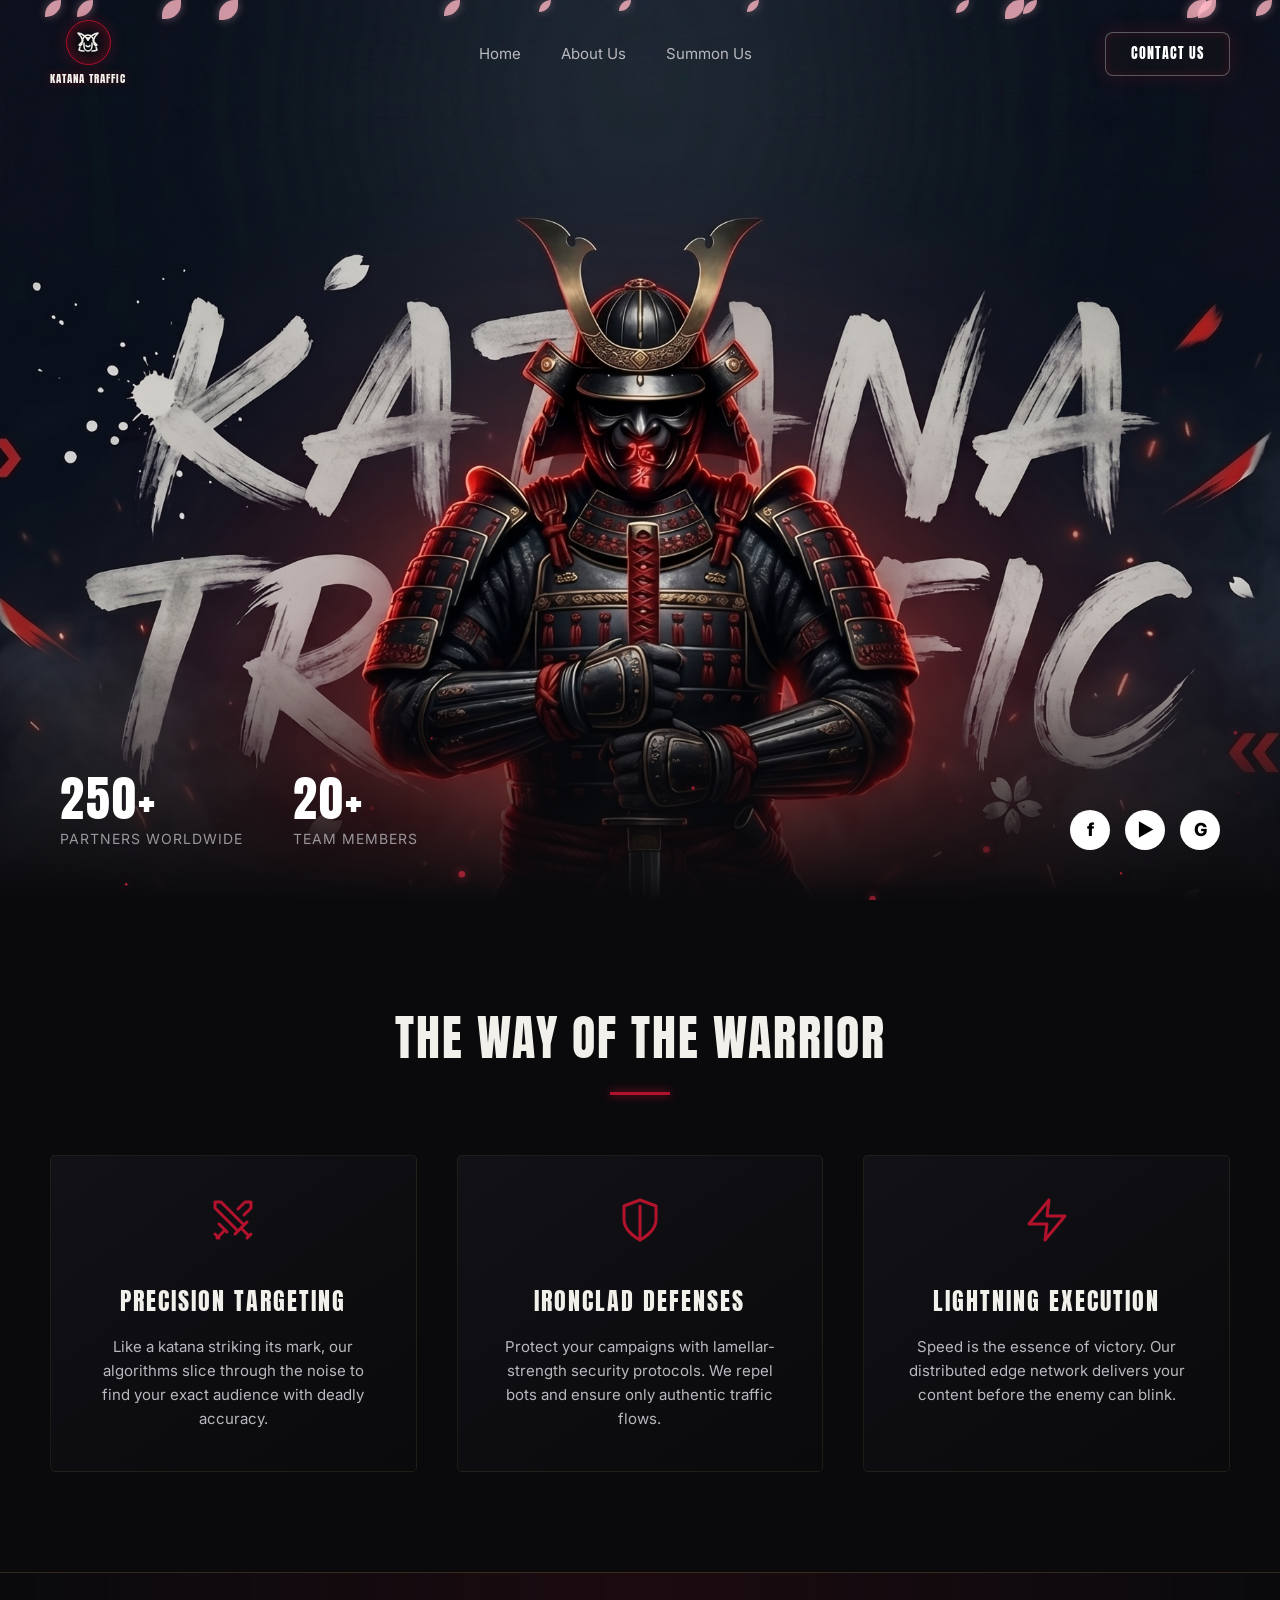
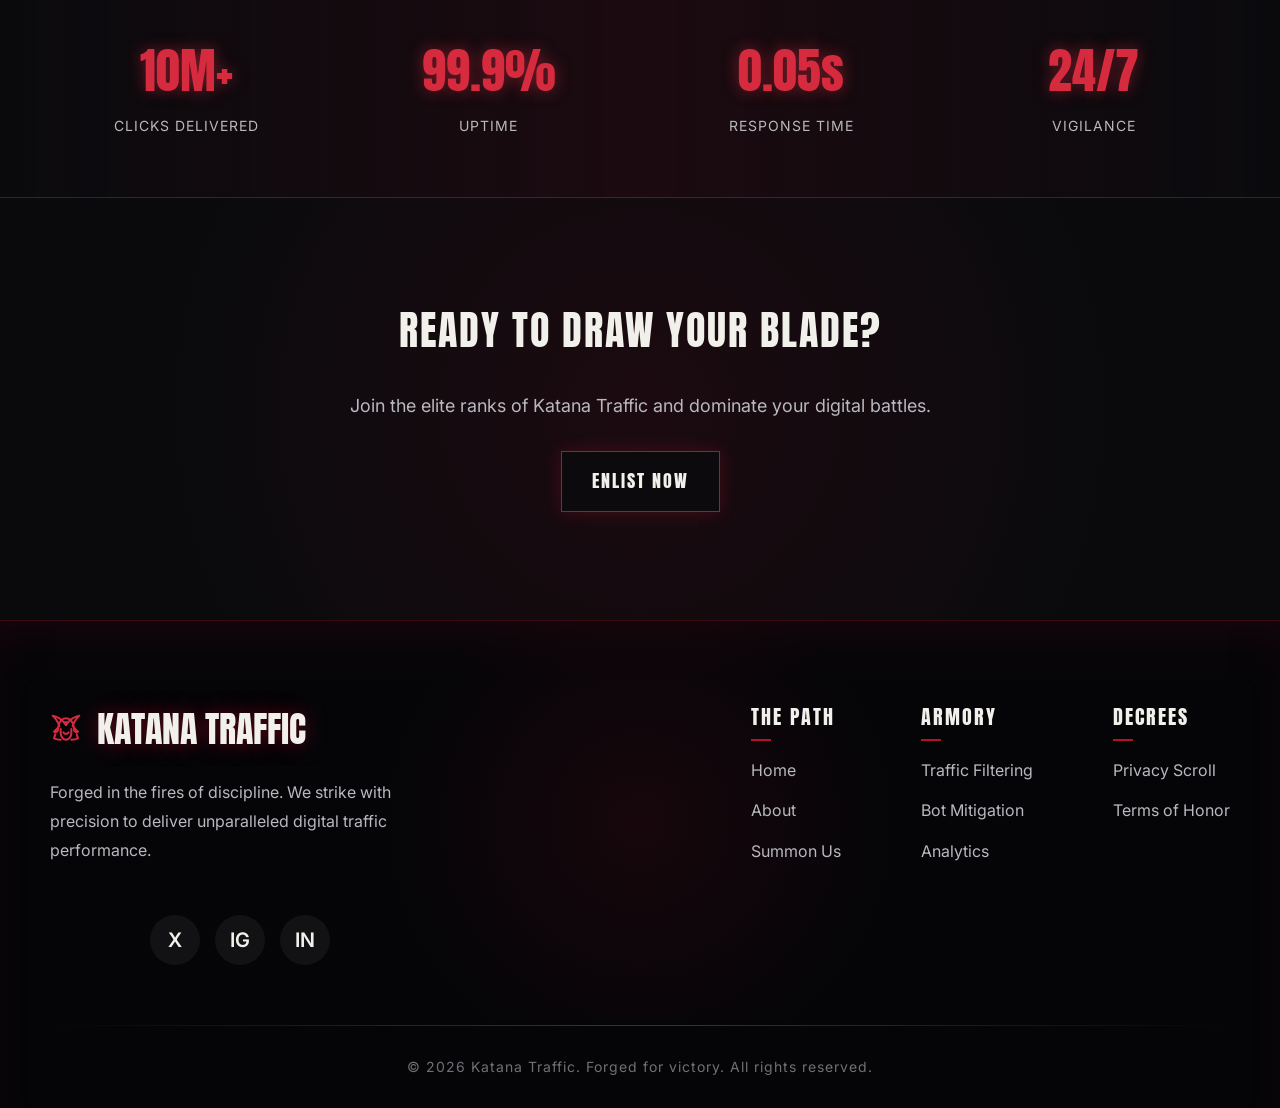
<file: KATANA TRAFFIC/index.html>
<!DOCTYPE html>
<html lang="en">
<head>
    <meta charset="UTF-8">
    <meta name="viewport" content="width=device-width, initial-scale=1.0">
    <title>Katana Traffic | Master Your Flow</title>
    <meta name="description" content="Katana Traffic provides elite digital flow management and optimization solutions.">
    <link rel="stylesheet" href="style.css">
</head>
<body>
    <div class="petals-container"></div>

    <nav class="navbar">
        <a href="index.html" class="logo stacked">
            <div class="logo-icon">
                <svg viewBox="0 0 24 24" xmlns="http://www.w3.org/2000/svg" fill="none" stroke="currentColor" stroke-width="1.5" stroke-linecap="round" stroke-linejoin="round">
                    <path d="M6 12c0-5 3-8 6-8s6 3 6 8" />
                    <path d="M8 12v3c0 3 2 5 4 5s4-2 4-5v-3" />
                    <path d="M10 14.5l1 1h2l1-1" />
                    <path d="M12 9Q8 3 2 2q4 4 5 8" />
                    <path d="M12 9q4-6 10-7q-4 4-5 8" />
                    <path d="M12 9l-1-2h2z" />
                    <path d="M6 11l-3 3c1 1 2.5 0 3-1" />
                    <path d="M18 11l3 3c-1 1-2.5 0-3-1" />
                    <path d="M4 16l-1 3c2 1 3.5 1 5 1" />
                    <path d="M20 16l1 3c-2 1-3.5 1-5 1" />
                </svg>
            </div>
            <span>KATANA TRAFFIC</span>
        </a>
        <ul class="nav-links">
            <li><a href="index.html">Home</a></li>
            <li><a href="about.html">About Us</a></li>
            <li><a href="contact.html">Summon Us</a></li>
        </ul>
        <div class="nav-contact">
            <a href="contact.html" class="btn-outline-glow">CONTACT US</a>
        </div>
    </nav>

    <header class="hero">
        <div class="hero-bg"></div>
        <div class="hero-overlay"></div>
        <canvas id="embers-canvas"></canvas>
        <div class="smoke-layer"></div>
        
        <div class="hero-footer">
            <div class="hero-stats">
                <div class="stat-item">
                    <h3>250+</h3>
                    <p>Partners Worldwide</p>
                </div>
                <div class="stat-item">
                    <h3>20+</h3>
                    <p>Team Members</p>
                </div>
            </div>
            
            <div class="hero-social">
                <a href="#" class="social-circle">f</a>
                <a href="#" class="social-circle">▶</a>
                <a href="#" class="social-circle">G</a>
            </div>
        </div>
    </header>

    <main>
        <section class="section">
            <h2 class="section-title reveal">The Way of the Warrior</h2>
            <div class="features-grid">
                <div class="feature-card reveal">
                    <div class="feature-icon">
                        <svg xmlns="http://www.w3.org/2000/svg" width="48" height="48" viewBox="0 0 24 24" fill="none" stroke="currentColor" stroke-width="1.5" stroke-linecap="round" stroke-linejoin="round">
                            <polyline points="14.5 17.5 3 6 3 3 6 3 17.5 14.5" />
                            <line x1="13" y1="19" x2="19" y2="13" />
                            <line x1="16" y1="16" x2="20" y2="20" />
                            <line x1="19" y1="21" x2="21" y2="19" />
                            <polyline points="14.5 6.5 18 3 21 3 21 6 17.5 9.5" />
                            <line x1="5" y1="14" x2="9" y2="18" />
                            <line x1="8" y1="17" x2="4" y2="21" />
                            <line x1="3" y1="19" x2="5" y2="21" />
                        </svg>
                    </div>
                    <h3 class="feature-title">Precision Targeting</h3>
                    <p class="feature-desc">Like a katana striking its mark, our algorithms slice through the noise to find your exact audience with deadly accuracy.</p>
                </div>
                <div class="feature-card reveal" style="transition-delay: 0.1s;">
                    <div class="feature-icon">
                        <svg xmlns="http://www.w3.org/2000/svg" width="48" height="48" viewBox="0 0 24 24" fill="none" stroke="currentColor" stroke-width="1.5" stroke-linecap="round" stroke-linejoin="round">
                            <path d="M12 22s8-4 8-10V5l-8-3-8 3v7c0 6 8 10 8 10z"/>
                            <path d="M12 22V5"/>
                        </svg>
                    </div>
                    <h3 class="feature-title">Ironclad Defenses</h3>
                    <p class="feature-desc">Protect your campaigns with lamellar-strength security protocols. We repel bots and ensure only authentic traffic flows.</p>
                </div>
                <div class="feature-card reveal" style="transition-delay: 0.2s;">
                    <div class="feature-icon">
                        <svg xmlns="http://www.w3.org/2000/svg" width="48" height="48" viewBox="0 0 24 24" fill="none" stroke="currentColor" stroke-width="1.5" stroke-linecap="round" stroke-linejoin="round">
                            <polygon points="13 2 3 14 12 14 11 22 21 10 12 10 13 2"/>
                        </svg>
                    </div>
                    <h3 class="feature-title">Lightning Execution</h3>
                    <p class="feature-desc">Speed is the essence of victory. Our distributed edge network delivers your content before the enemy can blink.</p>
                </div>
            </div>
        </section>

        <section class="stats-strip reveal">
            <div class="stats-grid">
                <div>
                    <div class="stat-number">10M+</div>
                    <div class="stat-label">Clicks Delivered</div>
                </div>
                <div>
                    <div class="stat-number">99.9%</div>
                    <div class="stat-label">Uptime</div>
                </div>
                <div>
                    <div class="stat-number">0.05s</div>
                    <div class="stat-label">Response Time</div>
                </div>
                <div>
                    <div class="stat-number">24/7</div>
                    <div class="stat-label">Vigilance</div>
                </div>
            </div>
        </section>

        <section class="cta-band reveal">
            <h2>Ready to Draw Your Blade?</h2>
            <p style="color: var(--text-secondary); margin-bottom: 30px; font-size: 18px;">Join the elite ranks of Katana Traffic and dominate your digital battles.</p>
            <a href="contact.html" class="btn">Enlist Now</a>
        </section>
    </main>

    <footer class="innovative-footer">
        <div class="footer-glow"></div>
        <div class="footer-content">
            <div class="footer-brand">
                <div class="footer-logo">
                    <svg viewBox="0 0 24 24" xmlns="http://www.w3.org/2000/svg" fill="none" stroke="currentColor" stroke-width="1.5" stroke-linecap="round" stroke-linejoin="round" width="32" height="32" style="margin-right: 15px; color: var(--accent-red-bright);">
                        <path d="M6 12c0-5 3-8 6-8s6 3 6 8" />
                        <path d="M8 12v3c0 3 2 5 4 5s4-2 4-5v-3" />
                        <path d="M10 14.5l1 1h2l1-1" />
                        <path d="M12 9Q8 3 2 2q4 4 5 8" />
                        <path d="M12 9q4-6 10-7q-4 4-5 8" />
                        <path d="M12 9l-1-2h2z" />
                        <path d="M6 11l-3 3c1 1 2.5 0 3-1" />
                        <path d="M18 11l3 3c-1 1-2.5 0-3-1" />
                        <path d="M4 16l-1 3c2 1 3.5 1 5 1" />
                        <path d="M20 16l1 3c-2 1-3.5 1-5 1" />
                    </svg>
                    KATANA TRAFFIC
                </div>
                <p class="footer-desc">
                    Forged in the fires of discipline. We strike with precision to deliver unparalleled digital traffic performance.
                </p>
                <div class="social-links">
                    <a href="#" class="social-icon">X</a>
                    <a href="#" class="social-icon">IG</a>
                    <a href="#" class="social-icon">IN</a>
                </div>
            </div>
            
            <div class="footer-nav-grid">
                <div class="footer-col">
                    <h4>The Path</h4>
                    <ul>
                        <li><a href="index.html">Home</a></li>
                        <li><a href="about.html">About</a></li>
                        <li><a href="contact.html">Summon Us</a></li>
                    </ul>
                </div>
                <div class="footer-col">
                    <h4>Armory</h4>
                    <ul>
                        <li><a href="#">Traffic Filtering</a></li>
                        <li><a href="#">Bot Mitigation</a></li>
                        <li><a href="#">Analytics</a></li>
                    </ul>
                </div>
                <div class="footer-col">
                    <h4>Decrees</h4>
                    <ul>
                        <li><a href="#">Privacy Scroll</a></li>
                        <li><a href="#">Terms of Honor</a></li>
                    </ul>
                </div>
            </div>
        </div>
        <div class="footer-bottom">
            <div class="footer-divider"></div>
            <div class="copyright">
                &copy; 2026 Katana Traffic. Forged for victory. All rights reserved.
            </div>
        </div>
    </footer>

    <script src="script.js"></script>
</body>
</html>
</file>
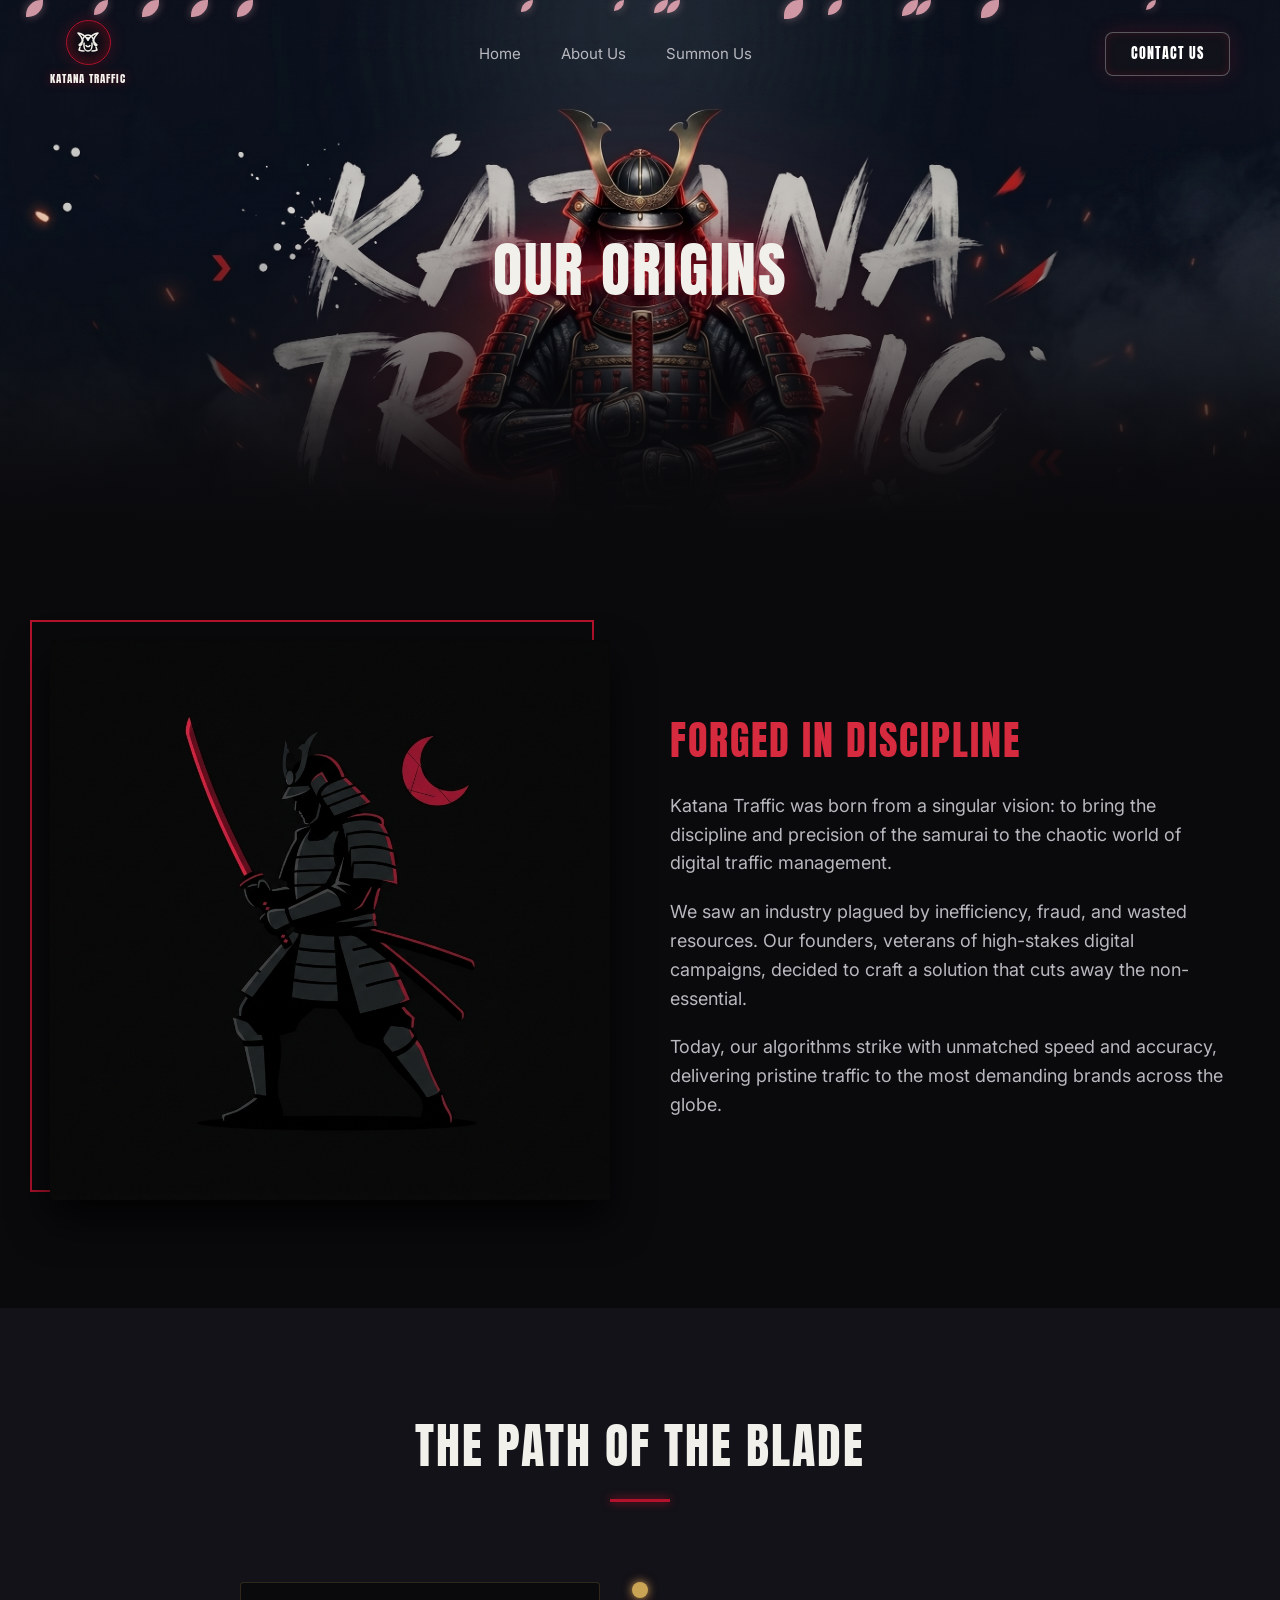
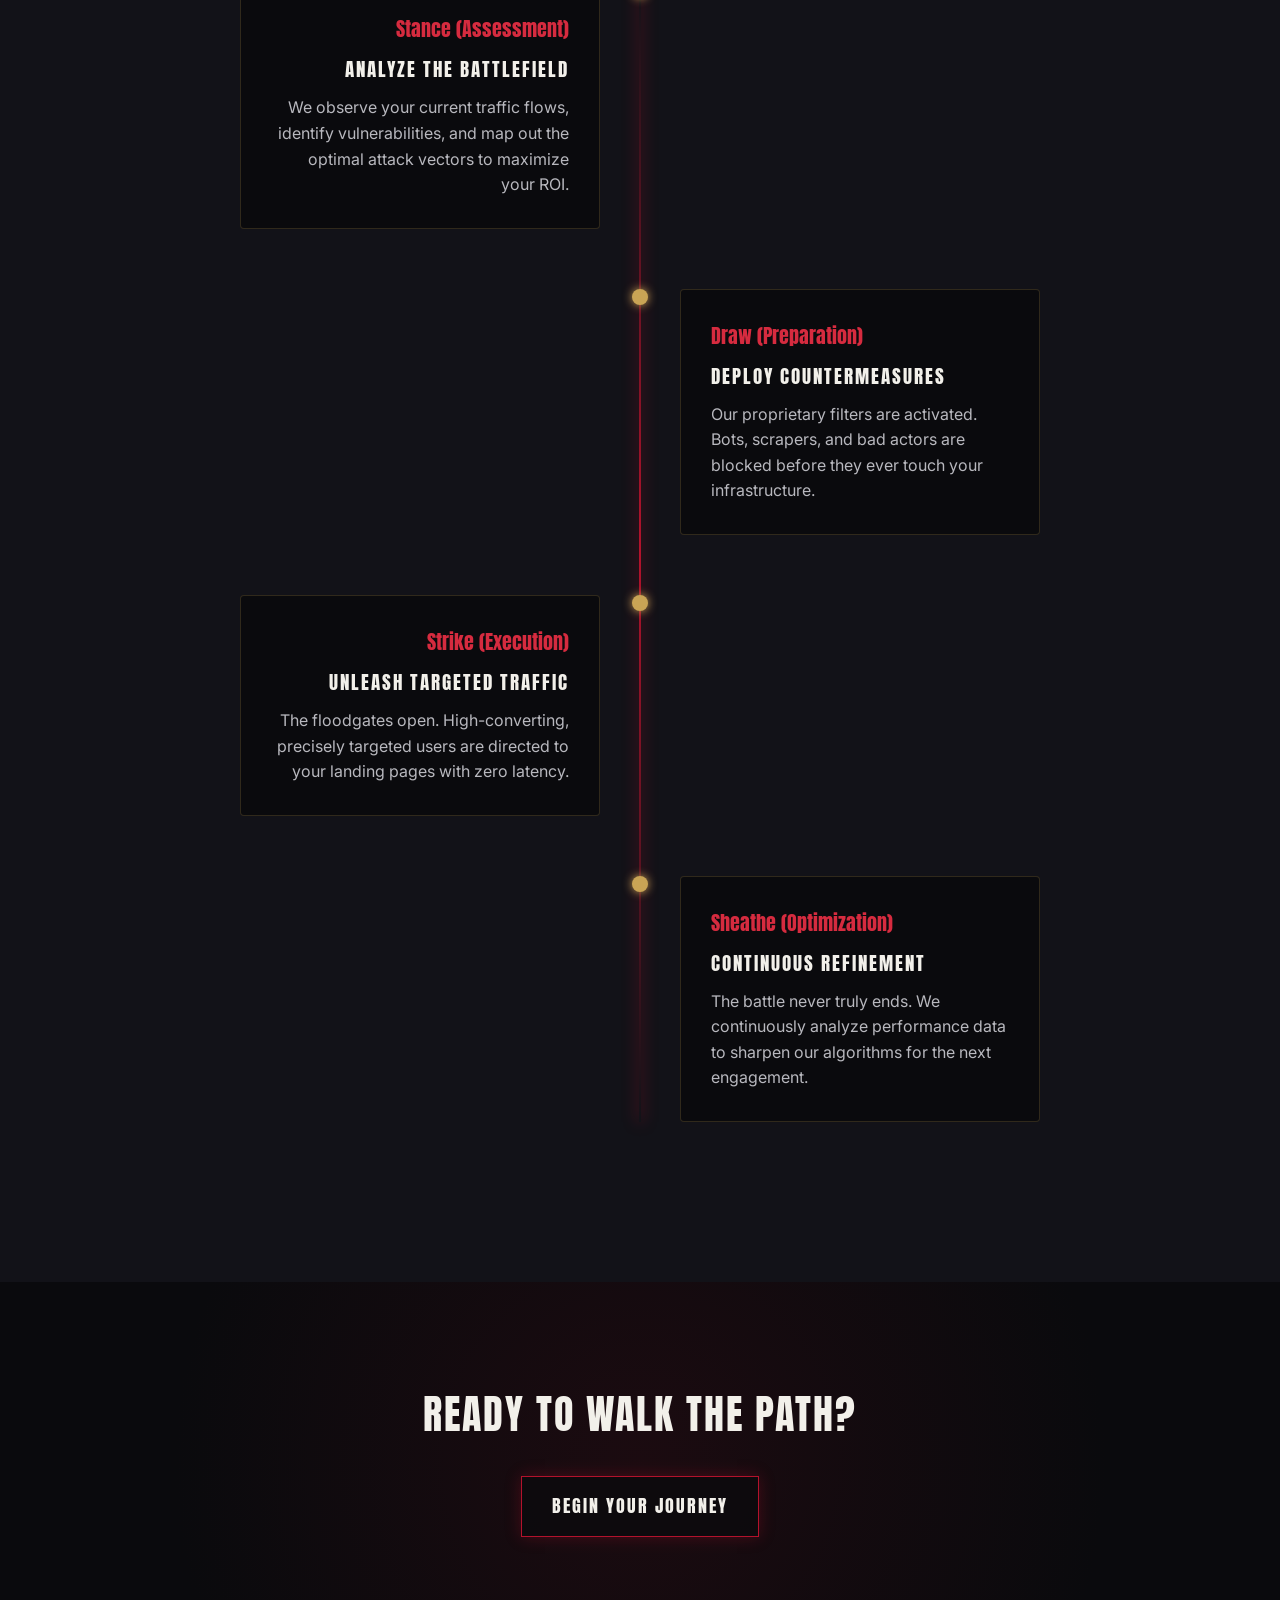
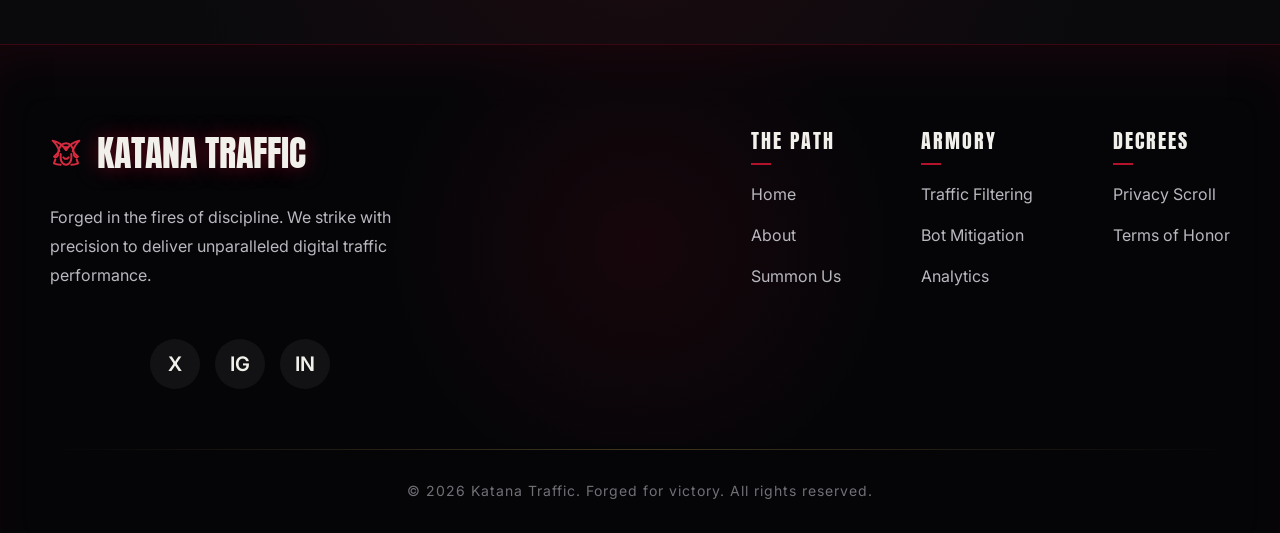
<file: KATANA TRAFFIC/about.html>
<!DOCTYPE html>
<html lang="en">
<head>
    <meta charset="UTF-8">
    <meta name="viewport" content="width=device-width, initial-scale=1.0">
    <title>About | Katana Traffic</title>
    <link rel="stylesheet" href="style.css">
</head>
<body>
    <div class="petals-container"></div>

    <nav class="navbar">
        <a href="index.html" class="logo stacked">
            <div class="logo-icon">
                <svg viewBox="0 0 24 24" xmlns="http://www.w3.org/2000/svg" fill="none" stroke="currentColor" stroke-width="1.5" stroke-linecap="round" stroke-linejoin="round">
                    <path d="M6 12c0-5 3-8 6-8s6 3 6 8" />
                    <path d="M8 12v3c0 3 2 5 4 5s4-2 4-5v-3" />
                    <path d="M10 14.5l1 1h2l1-1" />
                    <path d="M12 9Q8 3 2 2q4 4 5 8" />
                    <path d="M12 9q4-6 10-7q-4 4-5 8" />
                    <path d="M12 9l-1-2h2z" />
                    <path d="M6 11l-3 3c1 1 2.5 0 3-1" />
                    <path d="M18 11l3 3c-1 1-2.5 0-3-1" />
                    <path d="M4 16l-1 3c2 1 3.5 1 5 1" />
                    <path d="M20 16l1 3c-2 1-3.5 1-5 1" />
                </svg>
            </div>
            <span>KATANA TRAFFIC</span>
        </a>
        <ul class="nav-links">
            <li><a href="index.html">Home</a></li>
            <li><a href="about.html">About Us</a></li>
            <li><a href="contact.html">Summon Us</a></li>
        </ul>
        <div class="nav-contact">
            <a href="contact.html" class="btn-outline-glow">CONTACT US</a>
        </div>
    </nav>

    <header class="page-header">
        <div class="hero-overlay"></div>
        <h1 class="page-title reveal">Our Origins</h1>
    </header>

    <main>
        <section class="section">
            <div class="about-intro reveal">
                <div class="about-image">
                    <img src="samurai_silhouette.png" alt="Samurai Katana Silhouette">
                </div>
                <div class="about-text">
                    <h2 style="font-family: var(--font-heading); font-size: 40px; margin-bottom: 20px; color: var(--accent-red-bright);">Forged in Discipline</h2>
                    <p>Katana Traffic was born from a singular vision: to bring the discipline and precision of the samurai to the chaotic world of digital traffic management.</p>
                    <p>We saw an industry plagued by inefficiency, fraud, and wasted resources. Our founders, veterans of high-stakes digital campaigns, decided to craft a solution that cuts away the non-essential.</p>
                    <p>Today, our algorithms strike with unmatched speed and accuracy, delivering pristine traffic to the most demanding brands across the globe.</p>
                </div>
            </div>
        </section>

        <section class="timeline-section">
            <h2 class="section-title reveal" style="margin-bottom: 80px;">The Path of the Blade</h2>
            <div class="timeline">
                
                <div class="timeline-item">
                    <div class="timeline-dot"></div>
                    <div class="timeline-content">
                        <div class="timeline-date">Stance (Assessment)</div>
                        <h3>Analyze the Battlefield</h3>
                        <p style="color: var(--text-secondary); margin-top: 10px;">We observe your current traffic flows, identify vulnerabilities, and map out the optimal attack vectors to maximize your ROI.</p>
                    </div>
                </div>

                <div class="timeline-item">
                    <div class="timeline-dot"></div>
                    <div class="timeline-content">
                        <div class="timeline-date">Draw (Preparation)</div>
                        <h3>Deploy Countermeasures</h3>
                        <p style="color: var(--text-secondary); margin-top: 10px;">Our proprietary filters are activated. Bots, scrapers, and bad actors are blocked before they ever touch your infrastructure.</p>
                    </div>
                </div>

                <div class="timeline-item">
                    <div class="timeline-dot"></div>
                    <div class="timeline-content">
                        <div class="timeline-date">Strike (Execution)</div>
                        <h3>Unleash Targeted Traffic</h3>
                        <p style="color: var(--text-secondary); margin-top: 10px;">The floodgates open. High-converting, precisely targeted users are directed to your landing pages with zero latency.</p>
                    </div>
                </div>

                <div class="timeline-item">
                    <div class="timeline-dot"></div>
                    <div class="timeline-content">
                        <div class="timeline-date">Sheathe (Optimization)</div>
                        <h3>Continuous Refinement</h3>
                        <p style="color: var(--text-secondary); margin-top: 10px;">The battle never truly ends. We continuously analyze performance data to sharpen our algorithms for the next engagement.</p>
                    </div>
                </div>

            </div>
        </section>
        
        <section class="cta-band reveal">
            <h2>Ready to Walk the Path?</h2>
            <a href="contact.html" class="btn">Begin Your Journey</a>
        </section>
    </main>

    <footer class="innovative-footer">
        <div class="footer-glow"></div>
        <div class="footer-content">
            <div class="footer-brand">
                <div class="footer-logo">
                    <svg viewBox="0 0 24 24" xmlns="http://www.w3.org/2000/svg" fill="none" stroke="currentColor" stroke-width="1.5" stroke-linecap="round" stroke-linejoin="round" width="32" height="32" style="margin-right: 15px; color: var(--accent-red-bright);">
                        <path d="M6 12c0-5 3-8 6-8s6 3 6 8" />
                        <path d="M8 12v3c0 3 2 5 4 5s4-2 4-5v-3" />
                        <path d="M10 14.5l1 1h2l1-1" />
                        <path d="M12 9Q8 3 2 2q4 4 5 8" />
                        <path d="M12 9q4-6 10-7q-4 4-5 8" />
                        <path d="M12 9l-1-2h2z" />
                        <path d="M6 11l-3 3c1 1 2.5 0 3-1" />
                        <path d="M18 11l3 3c-1 1-2.5 0-3-1" />
                        <path d="M4 16l-1 3c2 1 3.5 1 5 1" />
                        <path d="M20 16l1 3c-2 1-3.5 1-5 1" />
                    </svg>
                    KATANA TRAFFIC
                </div>
                <p class="footer-desc">
                    Forged in the fires of discipline. We strike with precision to deliver unparalleled digital traffic performance.
                </p>
                <div class="social-links">
                    <a href="#" class="social-icon">X</a>
                    <a href="#" class="social-icon">IG</a>
                    <a href="#" class="social-icon">IN</a>
                </div>
            </div>
            
            <div class="footer-nav-grid">
                <div class="footer-col">
                    <h4>The Path</h4>
                    <ul>
                        <li><a href="index.html">Home</a></li>
                        <li><a href="about.html">About</a></li>
                        <li><a href="contact.html">Summon Us</a></li>
                    </ul>
                </div>
                <div class="footer-col">
                    <h4>Armory</h4>
                    <ul>
                        <li><a href="#">Traffic Filtering</a></li>
                        <li><a href="#">Bot Mitigation</a></li>
                        <li><a href="#">Analytics</a></li>
                    </ul>
                </div>
                <div class="footer-col">
                    <h4>Decrees</h4>
                    <ul>
                        <li><a href="#">Privacy Scroll</a></li>
                        <li><a href="#">Terms of Honor</a></li>
                    </ul>
                </div>
            </div>
        </div>
        <div class="footer-bottom">
            <div class="footer-divider"></div>
            <div class="copyright">
                &copy; 2026 Katana Traffic. Forged for victory. All rights reserved.
            </div>
        </div>
    </footer>

    <script src="script.js"></script>
</body>
</html>
</file>
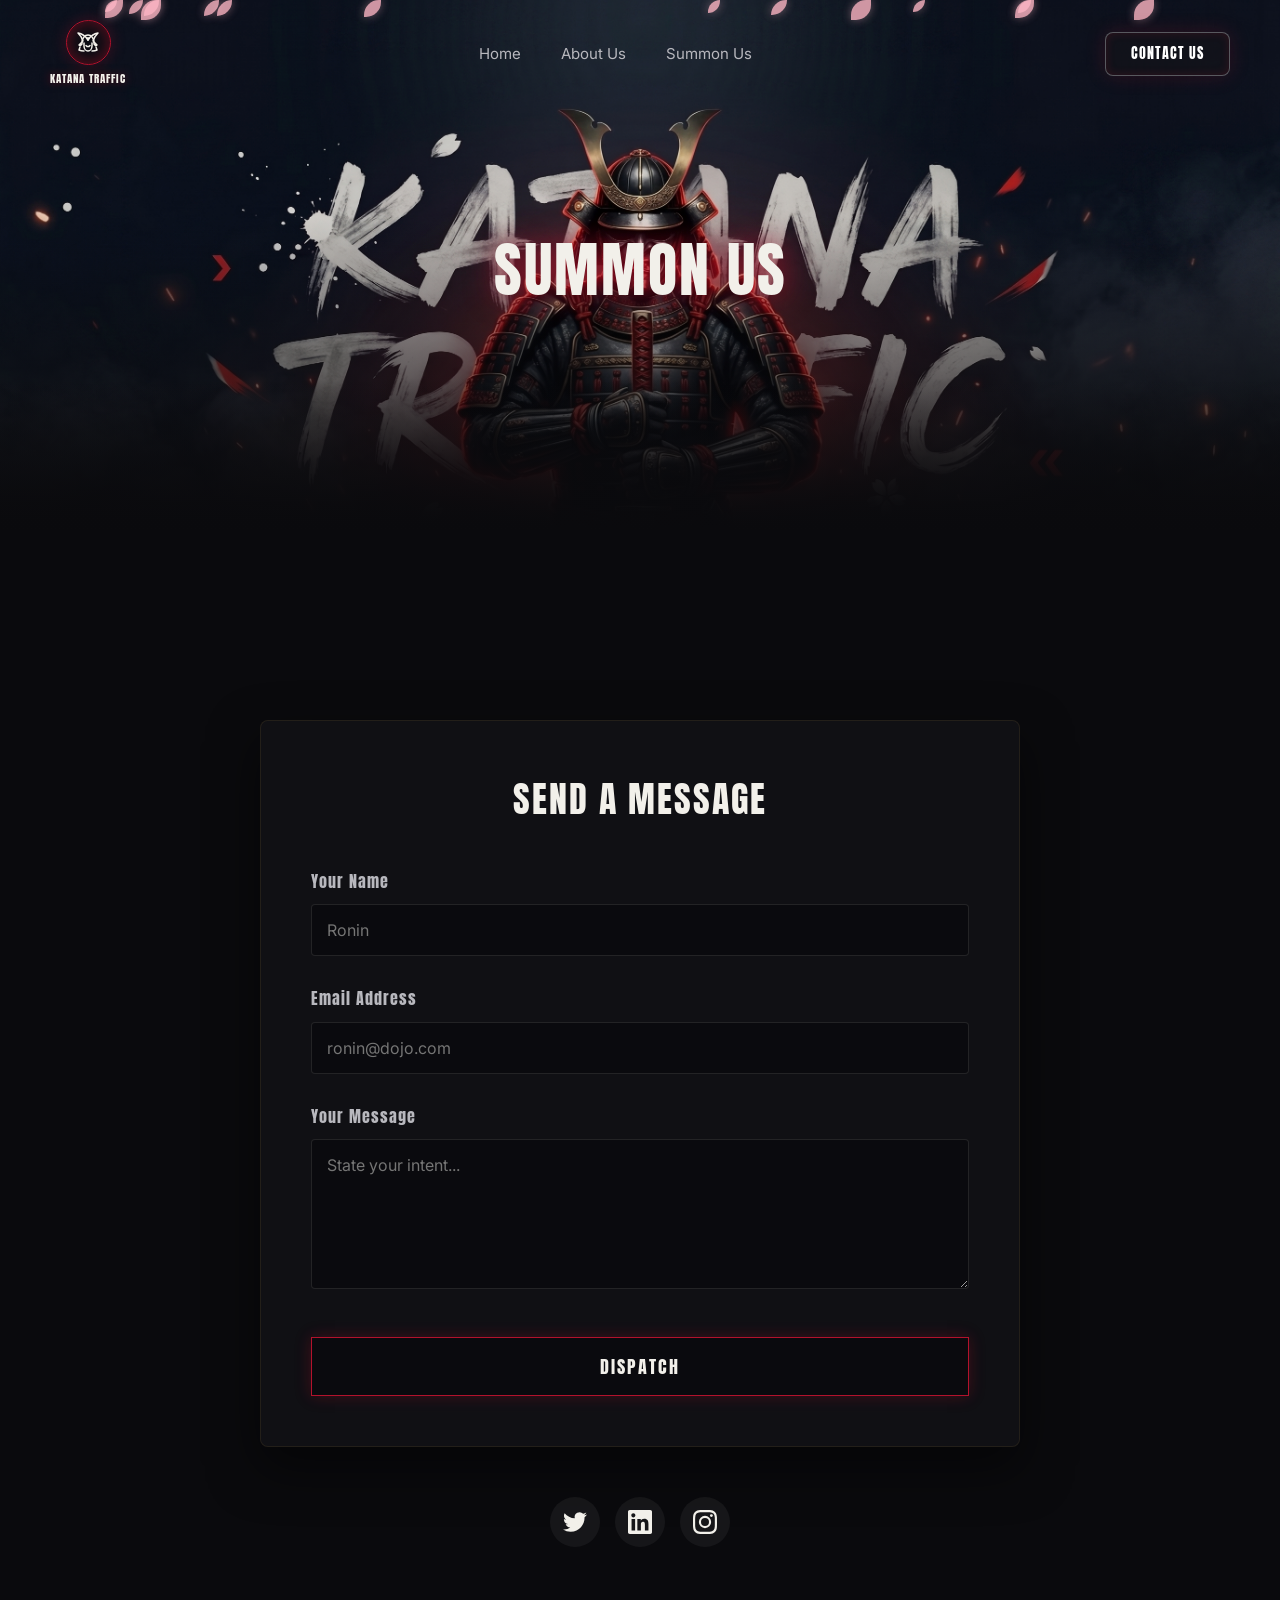
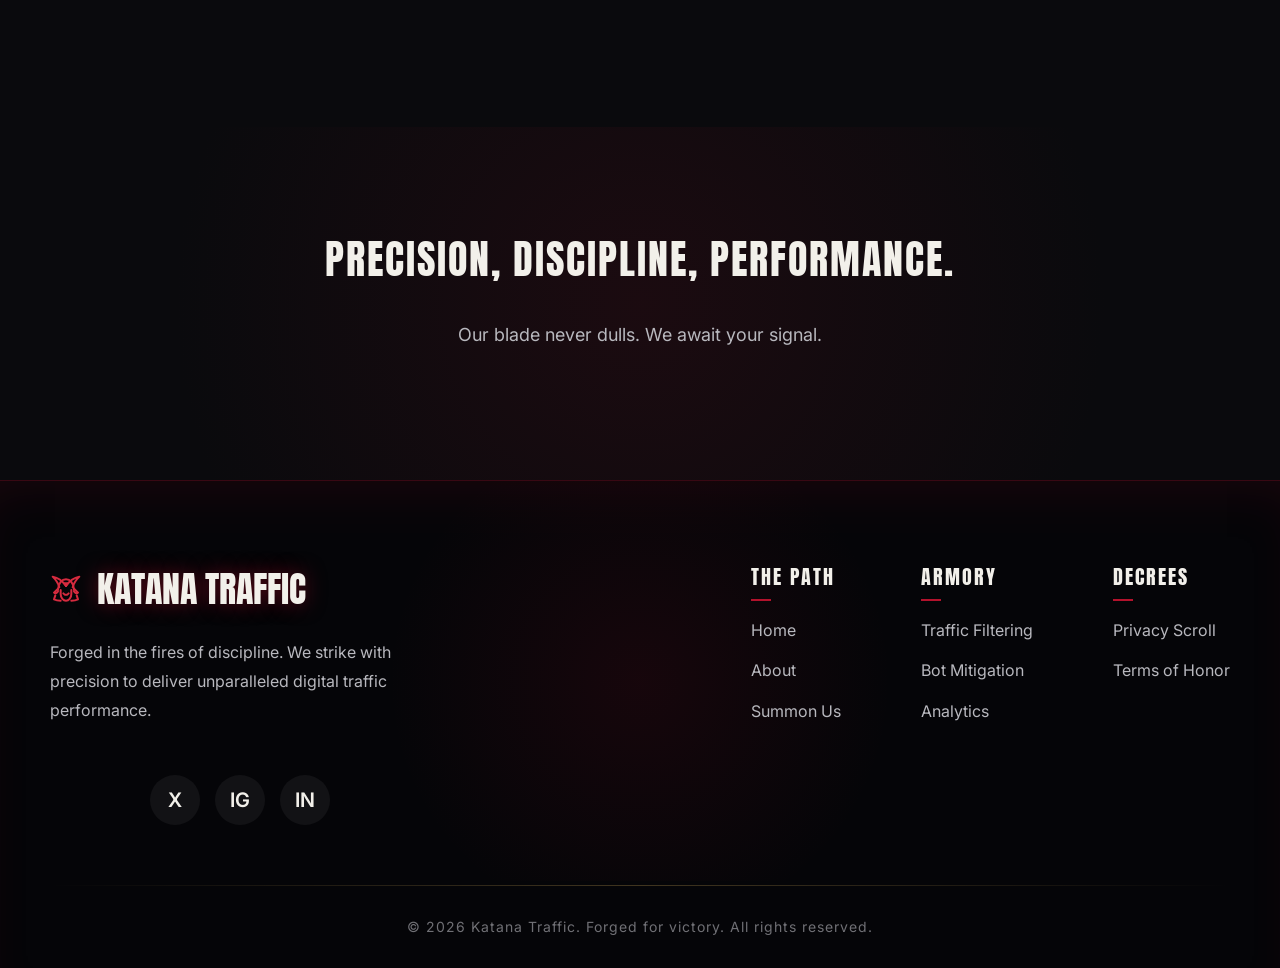
<file: KATANA TRAFFIC/contact.html>
<!DOCTYPE html>
<html lang="en">
<head>
    <meta charset="UTF-8">
    <meta name="viewport" content="width=device-width, initial-scale=1.0">
    <title>Contact | Katana Traffic</title>
    <link rel="stylesheet" href="style.css">
</head>
<body>
    <div class="petals-container"></div>

    <nav class="navbar">
        <a href="index.html" class="logo stacked">
            <div class="logo-icon">
                <svg viewBox="0 0 24 24" xmlns="http://www.w3.org/2000/svg" fill="none" stroke="currentColor" stroke-width="1.5" stroke-linecap="round" stroke-linejoin="round">
                    <path d="M6 12c0-5 3-8 6-8s6 3 6 8" />
                    <path d="M8 12v3c0 3 2 5 4 5s4-2 4-5v-3" />
                    <path d="M10 14.5l1 1h2l1-1" />
                    <path d="M12 9Q8 3 2 2q4 4 5 8" />
                    <path d="M12 9q4-6 10-7q-4 4-5 8" />
                    <path d="M12 9l-1-2h2z" />
                    <path d="M6 11l-3 3c1 1 2.5 0 3-1" />
                    <path d="M18 11l3 3c-1 1-2.5 0-3-1" />
                    <path d="M4 16l-1 3c2 1 3.5 1 5 1" />
                    <path d="M20 16l1 3c-2 1-3.5 1-5 1" />
                </svg>
            </div>
            <span>KATANA TRAFFIC</span>
        </a>
        <ul class="nav-links">
            <li><a href="index.html">Home</a></li>
            <li><a href="about.html">About Us</a></li>
            <li><a href="contact.html">Summon Us</a></li>
        </ul>
        <div class="nav-contact">
            <a href="contact.html" class="btn-outline-glow">CONTACT US</a>
        </div>
    </nav>

    <header class="page-header">
        <div class="hero-overlay"></div>
        <h1 class="page-title reveal">Summon Us</h1>
    </header>

    <main>
        <section class="section">
            <div class="contact-container reveal">
                <form class="contact-form" action="#" method="POST">
                    <h2 style="font-family: var(--font-heading); font-size: 36px; text-align: center; margin-bottom: 40px; color: var(--text-primary);">Send a Message</h2>
                    
                    <div class="form-group">
                        <label for="name">Your Name</label>
                        <input type="text" id="name" name="name" class="form-control" required placeholder="Ronin">
                    </div>
                    
                    <div class="form-group">
                        <label for="email">Email Address</label>
                        <input type="email" id="email" name="email" class="form-control" required placeholder="ronin@dojo.com">
                    </div>
                    
                    <div class="form-group">
                        <label for="message">Your Message</label>
                        <textarea id="message" name="message" class="form-control" required placeholder="State your intent..."></textarea>
                    </div>
                    
                    <div style="text-align: center; margin-top: 40px;">
                        <button type="submit" class="btn" style="width: 100%;">Dispatch</button>
                    </div>
                </form>

                <div class="social-links reveal">
                    <a href="#" title="Twitter" aria-label="Twitter">
                        <svg width="24" height="24" viewBox="0 0 24 24" fill="currentColor" xmlns="http://www.w3.org/2000/svg">
                            <path d="M23.953 4.57a10 10 0 01-2.825.775 4.958 4.958 0 002.163-2.723c-.951.555-2.005.959-3.127 1.184a4.92 4.92 0 00-8.384 4.482C7.69 8.095 4.067 6.13 1.64 3.162a4.822 4.822 0 00-.666 2.475c0 1.71.87 3.213 2.188 4.096a4.904 4.904 0 01-2.228-.616v.06a4.923 4.923 0 003.946 4.827 4.996 4.996 0 01-2.212.085 4.936 4.936 0 004.604 3.417 9.867 9.867 0 01-6.102 2.105c-.39 0-.779-.023-1.17-.067a13.995 13.995 0 007.557 2.209c9.053 0 13.998-7.496 13.998-13.985 0-.21 0-.42-.015-.63A9.935 9.935 0 0024 4.59z"/>
                        </svg>
                    </a>
                    <a href="#" title="LinkedIn" aria-label="LinkedIn">
                        <svg width="24" height="24" viewBox="0 0 24 24" fill="currentColor" xmlns="http://www.w3.org/2000/svg">
                            <path d="M20.447 20.452h-3.554v-5.569c0-1.328-.027-3.037-1.852-3.037-1.853 0-2.136 1.445-2.136 2.939v5.667H9.351V9h3.414v1.561h.046c.477-.9 1.637-1.85 3.37-1.85 3.601 0 4.267 2.37 4.267 5.455v6.286zM5.337 7.433c-1.144 0-2.063-.926-2.063-2.065 0-1.138.92-2.063 2.063-2.063 1.14 0 2.064.925 2.064 2.063 0 1.139-.925 2.065-2.064 2.065zm1.782 13.019H3.555V9h3.564v11.452zM22.225 0H1.771C.792 0 0 .774 0 1.729v20.542C0 23.227.792 24 1.771 24h20.451C23.2 24 24 23.227 24 22.271V1.729C24 .774 23.2 0 22.222 0h.003z"/>
                        </svg>
                    </a>
                    <a href="#" title="Instagram" aria-label="Instagram">
                        <svg width="24" height="24" viewBox="0 0 24 24" fill="currentColor" xmlns="http://www.w3.org/2000/svg">
                            <path d="M12 2.163c3.204 0 3.584.012 4.85.07 3.252.148 4.771 1.691 4.919 4.919.058 1.265.069 1.645.069 4.849 0 3.205-.012 3.584-.069 4.849-.149 3.225-1.664 4.771-4.919 4.919-1.266.058-1.644.07-4.85.07-3.204 0-3.584-.012-4.849-.07-3.26-.149-4.771-1.699-4.919-4.92-.058-1.265-.07-1.644-.07-4.849 0-3.204.013-3.583.07-4.849.149-3.227 1.664-4.771 4.919-4.919 1.266-.057 1.645-.069 4.849-.069zM12 0C8.741 0 8.333.014 7.053.072 2.695.272.273 2.69.073 7.052.014 8.333 0 8.741 0 12c0 3.259.014 3.668.072 4.948.2 4.358 2.618 6.78 6.98 6.98C8.333 23.986 8.741 24 12 24c3.259 0 3.668-.014 4.948-.072 4.354-.2 6.782-2.618 6.979-6.98.059-1.28.073-1.689.073-4.948 0-3.259-.014-3.667-.072-4.947-.196-4.354-2.617-6.78-6.979-6.98C15.668.014 15.259 0 12 0zm0 5.838a6.162 6.162 0 100 12.324 6.162 6.162 0 000-12.324zM12 16a4 4 0 110-8 4 4 0 010 8zm6.406-11.845a1.44 1.44 0 100 2.881 1.44 1.44 0 000-2.881z"/>
                        </svg>
                    </a>
                </div>
            </div>
        </section>

        <section class="cta-band reveal">
            <h2>Precision, Discipline, Performance.</h2>
            <p style="color: var(--text-secondary); margin-bottom: 30px; font-size: 18px;">Our blade never dulls. We await your signal.</p>
        </section>
    </main>

    <footer class="innovative-footer">
        <div class="footer-glow"></div>
        <div class="footer-content">
            <div class="footer-brand">
                <div class="footer-logo">
                    <svg viewBox="0 0 24 24" xmlns="http://www.w3.org/2000/svg" fill="none" stroke="currentColor" stroke-width="1.5" stroke-linecap="round" stroke-linejoin="round" width="32" height="32" style="margin-right: 15px; color: var(--accent-red-bright);">
                        <path d="M6 12c0-5 3-8 6-8s6 3 6 8" />
                        <path d="M8 12v3c0 3 2 5 4 5s4-2 4-5v-3" />
                        <path d="M10 14.5l1 1h2l1-1" />
                        <path d="M12 9Q8 3 2 2q4 4 5 8" />
                        <path d="M12 9q4-6 10-7q-4 4-5 8" />
                        <path d="M12 9l-1-2h2z" />
                        <path d="M6 11l-3 3c1 1 2.5 0 3-1" />
                        <path d="M18 11l3 3c-1 1-2.5 0-3-1" />
                        <path d="M4 16l-1 3c2 1 3.5 1 5 1" />
                        <path d="M20 16l1 3c-2 1-3.5 1-5 1" />
                    </svg>
                    KATANA TRAFFIC
                </div>
                <p class="footer-desc">
                    Forged in the fires of discipline. We strike with precision to deliver unparalleled digital traffic performance.
                </p>
                <div class="social-links">
                    <a href="#" class="social-icon">X</a>
                    <a href="#" class="social-icon">IG</a>
                    <a href="#" class="social-icon">IN</a>
                </div>
            </div>
            
            <div class="footer-nav-grid">
                <div class="footer-col">
                    <h4>The Path</h4>
                    <ul>
                        <li><a href="index.html">Home</a></li>
                        <li><a href="about.html">About</a></li>
                        <li><a href="contact.html">Summon Us</a></li>
                    </ul>
                </div>
                <div class="footer-col">
                    <h4>Armory</h4>
                    <ul>
                        <li><a href="#">Traffic Filtering</a></li>
                        <li><a href="#">Bot Mitigation</a></li>
                        <li><a href="#">Analytics</a></li>
                    </ul>
                </div>
                <div class="footer-col">
                    <h4>Decrees</h4>
                    <ul>
                        <li><a href="#">Privacy Scroll</a></li>
                        <li><a href="#">Terms of Honor</a></li>
                    </ul>
                </div>
            </div>
        </div>
        <div class="footer-bottom">
            <div class="footer-divider"></div>
            <div class="copyright">
                &copy; 2026 Katana Traffic. Forged for victory. All rights reserved.
            </div>
        </div>
    </footer>

    <script src="script.js"></script>
</body>
</html>
</file>
<file: KATANA TRAFFIC/style.css>
@import url('https://fonts.googleapis.com/css2?family=Permanent+Marker&family=Anton&family=Inter:wght@300;400;600&display=swap');

:root {
    --bg-dark: #0a0a0d;
    --bg-lighter: #121218;
    --accent-red: #b3122c;
    --accent-red-bright: #d62b3f;
    --accent-gold: #c9a455;
    --text-primary: #f2f0ea;
    --text-secondary: #b8b8be;

    --font-heading: 'Anton', sans-serif;
    --font-body: 'Inter', sans-serif;

    --transition-speed: 0.3s;
}

* {
    margin: 0;
    padding: 0;
    box-sizing: border-box;
}

body {
    background-color: var(--bg-dark);
    color: var(--text-primary);
    font-family: var(--font-body);
    overflow-x: hidden;
    line-height: 1.6;
}

body.fade-out {
    opacity: 0;
    transition: opacity 0.5s ease-out;
}

body.fade-in {
    opacity: 1;
    transition: opacity 0.5s ease-in;
}

h1,
h2,
h3,
h4,
h5,
h6 {
    font-family: var(--font-heading);
    letter-spacing: 2px;
    text-transform: uppercase;
    font-weight: normal;
}

a {
    text-decoration: none;
    color: inherit;
}

/* NAVBAR */
.navbar {
    position: fixed;
    top: 0;
    left: 0;
    width: 100%;
    padding: 20px 50px;
    display: flex;
    justify-content: space-between;
    align-items: center;
    z-index: 1000;
    transition: background-color var(--transition-speed) ease, padding var(--transition-speed) ease;
    background-color: transparent;
}

.navbar.scrolled {
    background-color: rgba(10, 10, 13, 0.95);
    backdrop-filter: blur(10px);
    padding: 15px 50px;
    border-bottom: 1px solid rgba(201, 164, 85, 0.2);
}

.logo {
    display: flex;
    align-items: center;
    gap: 10px;
    font-family: var(--font-heading);
    font-size: 24px;
    color: var(--text-primary);
    text-shadow: 0 0 10px rgba(179, 18, 44, 0.5);
    text-decoration: none;
}

.logo.stacked {
    flex-direction: column;
    gap: 5px;
    font-size: 11px;
    letter-spacing: 1px;
}

.logo-icon {
    width: 45px;
    height: 45px;
    background-color: rgba(10, 10, 13, 0.5);
    border: 1px solid var(--accent-red);
    border-radius: 50%;
    display: flex;
    align-items: center;
    justify-content: center;
    box-shadow: inset 0 0 15px rgba(179, 18, 44, 0.5), 0 0 15px rgba(179, 18, 44, 0.3);
}

.logo-icon svg {
    width: 24px;
    height: 24px;
    color: var(--text-primary);
}

.nav-links {
    display: flex;
    gap: 40px;
    list-style: none;
}

.nav-links a {
    font-size: 15px;
    font-weight: 400;
    color: var(--text-secondary);
    transition: color var(--transition-speed) ease;
    text-decoration: none;
}

.nav-links a:hover,
.nav-links a.active {
    color: var(--accent-red-bright);
    text-shadow: 0 0 10px rgba(214, 43, 63, 0.4);
}

.btn-outline-glow {
    display: inline-block;
    padding: 10px 25px;
    background-color: rgba(20, 20, 25, 0.6);
    color: #fff;
    font-family: var(--font-heading);
    font-size: 14px;
    letter-spacing: 1px;
    border: 1px solid rgba(255, 255, 255, 0.3);
    border-radius: 8px;
    box-shadow: 0 0 20px rgba(179, 18, 44, 0.2), inset 0 0 10px rgba(179, 18, 44, 0.2);
    text-decoration: none;
    transition: all 0.3s ease;
}

.btn-outline-glow:hover {
    border-color: var(--accent-red-bright);
    color: var(--accent-red-bright);
    box-shadow: 0 0 30px rgba(179, 18, 44, 0.8), inset 0 0 15px rgba(179, 18, 44, 0.6);
}

/* BUTTONS */
.btn {
    display: inline-block;
    padding: 15px 30px;
    background-color: rgba(10, 10, 13, 0.8);
    color: var(--text-primary);
    font-family: var(--font-heading);
    font-size: 18px;
    letter-spacing: 2px;
    border: 1px solid var(--accent-red);
    position: relative;
    overflow: hidden;
    transition: all var(--transition-speed) ease;
    cursor: pointer;
    box-shadow: 0 0 15px rgba(179, 18, 44, 0.3);
    text-transform: uppercase;
}

.btn::before {
    content: '';
    position: absolute;
    top: 0;
    left: -100%;
    width: 100%;
    height: 100%;
    background: linear-gradient(90deg, transparent, rgba(214, 43, 63, 0.4), transparent);
    transition: left 0.5s ease;
}

.btn:hover {
    background-color: var(--accent-red);
    box-shadow: 0 0 30px rgba(214, 43, 63, 0.8);
    transform: scale(1.05);
}

.btn:hover::before {
    left: 100%;
}

/* HERO SECTION */
.hero {
    position: relative;
    height: 100vh;
    display: flex;
    align-items: center;
    justify-content: center;
    overflow: hidden;
}

.hero-bg {
    position: absolute;
    top: 0;
    left: 0;
    width: 100%;
    height: 120%;
    /* For parallax */
    background: url('A_cinematic,_hyper-detailed_dark_fantasy_202606211431.jpeg') center/cover no-repeat;
    z-index: 1;
    transition: transform 0.1s linear;
}

.hero-overlay {
    position: absolute;
    top: 0;
    left: 0;
    width: 100%;
    height: 100%;
    background: linear-gradient(to bottom, transparent 0%, transparent 70%, rgba(10, 10, 13, 1) 100%);
    z-index: 2;
}

.hero-footer {
    position: absolute;
    bottom: 50px;
    left: 0;
    width: 100%;
    padding: 0 60px;
    display: flex;
    justify-content: space-between;
    align-items: flex-end;
    z-index: 10;
}

.hero-stats {
    display: flex;
    gap: 50px;
}

.stat-item h3 {
    font-size: 48px;
    color: #fff;
    margin-bottom: 5px;
    line-height: 1;
}

.stat-item p {
    font-size: 14px;
    color: rgba(184, 184, 190, 0.8);
    text-transform: uppercase;
    letter-spacing: 1px;
}

.hero-social {
    display: flex;
    gap: 15px;
}

.social-circle {
    width: 40px;
    height: 40px;
    border-radius: 50%;
    background-color: #fff;
    color: #000;
    display: flex;
    align-items: center;
    justify-content: center;
    text-decoration: none;
    font-weight: 800;
    font-size: 18px;
    transition: all 0.3s ease;
}

.social-circle:hover {
    transform: translateY(-3px);
    background-color: var(--accent-red);
    color: #fff;
    box-shadow: 0 5px 20px rgba(179, 18, 44, 0.6);
}

/* EFFECTS */
#embers-canvas {
    position: absolute;
    top: 0;
    left: 0;
    width: 100%;
    height: 100%;
    z-index: 3;
    pointer-events: none;
}

.smoke-layer {
    position: absolute;
    bottom: 0;
    left: 0;
    width: 100%;
    height: 50%;
    background: url('https://www.transparenttextures.com/patterns/stardust.png');
    /* Placeholder for smoke effect */
    opacity: 0.1;
    z-index: 4;
    animation: smokeDrift 20s infinite alternate linear;
    pointer-events: none;
}

.petals-container {
    position: fixed;
    top: 0;
    left: 0;
    width: 100%;
    height: 100%;
    z-index: 5;
    pointer-events: none;
    overflow: hidden;
}

.petal {
    position: absolute;
    background-color: #ffb7c5;
    border-radius: 15px 0 15px 0;
    box-shadow: 0 0 10px rgba(255, 183, 197, 0.5);
    opacity: 0.8;
}

/* MAIN CONTENT - FEATURES */
.section {
    padding: 100px 50px;
    position: relative;
    z-index: 10;
}

.section-title {
    font-size: 48px;
    text-align: center;
    margin-bottom: 60px;
    display: flex;
    flex-direction: column;
    align-items: center;
    justify-content: center;
}

.section-title::after {
    content: '';
    display: block;
    margin-top: 15px;
    width: 60px;
    height: 3px;
    background-color: var(--accent-red);
    box-shadow: 0 0 10px var(--accent-red);
}

.features-grid {
    display: grid;
    grid-template-columns: repeat(auto-fit, minmax(300px, 1fr));
    gap: 40px;
    max-width: 1200px;
    margin: 0 auto;
}

.feature-card {
    background: linear-gradient(145deg, rgba(20, 20, 25, 0.8), rgba(10, 10, 13, 0.9));
    border: 1px solid rgba(201, 164, 85, 0.1);
    padding: 40px;
    border-radius: 5px;
    text-align: center;
    transition: all 0.4s ease;
    position: relative;
    overflow: hidden;
}

.feature-card::before {
    content: '';
    position: absolute;
    top: 0;
    left: 0;
    width: 100%;
    height: 2px;
    background: linear-gradient(90deg, transparent, var(--accent-red), transparent);
    transform: scaleX(0);
    transition: transform 0.4s ease;
}

.feature-card:hover {
    transform: translateY(-10px);
    border-color: rgba(179, 18, 44, 0.3);
    box-shadow: 0 15px 30px rgba(0, 0, 0, 0.5), 0 0 20px rgba(179, 18, 44, 0.1);
}

.feature-card:hover::before {
    transform: scaleX(1);
}

.feature-icon {
    font-size: 40px;
    color: var(--accent-red);
    margin-bottom: 20px;
    text-shadow: 0 0 15px rgba(179, 18, 44, 0.6);
}

.feature-title {
    font-size: 24px;
    margin-bottom: 15px;
    color: var(--text-primary);
}

.feature-desc {
    color: var(--text-secondary);
    font-size: 15px;
}

/* STATS STRIP */
.stats-strip {
    background: linear-gradient(to right, rgba(10, 10, 13, 1), rgba(179, 18, 44, 0.1), rgba(10, 10, 13, 1));
    padding: 60px 50px;
    border-top: 1px solid rgba(201, 164, 85, 0.2);
    border-bottom: 1px solid rgba(201, 164, 85, 0.2);
}

.stats-grid {
    display: grid;
    grid-template-columns: repeat(4, 1fr);
    gap: 30px;
    max-width: 1200px;
    margin: 0 auto;
    text-align: center;
}

.stat-number {
    font-family: var(--font-heading);
    font-size: 48px;
    color: var(--accent-red-bright);
    text-shadow: 0 0 15px rgba(214, 43, 63, 0.5);
    margin-bottom: 5px;
}

.stat-label {
    font-size: 14px;
    text-transform: uppercase;
    color: var(--text-secondary);
    letter-spacing: 1px;
}

/* CTA BAND */
.cta-band {
    padding: 100px 20px;
    text-align: center;
    background: radial-gradient(circle at center, rgba(179, 18, 44, 0.1) 0%, rgba(10, 10, 13, 1) 70%);
}

.cta-band h2 {
    font-size: 40px;
    margin-bottom: 30px;
}

/* ABOUT PAGE */
.page-header {
    height: 60vh;
    display: flex;
    align-items: center;
    justify-content: center;
    background: linear-gradient(to bottom, transparent 40%, rgba(10, 10, 13, 1) 98%), url('A_cinematic,_hyper-detailed_dark_fantasy_202606211431.jpeg') center 20%/cover no-repeat;
    position: relative;
}

.page-title {
    font-size: 60px;
    text-shadow: 0 0 30px rgba(179, 18, 44, 0.8);
}

.about-intro {
    display: flex;
    align-items: center;
    gap: 60px;
    max-width: 1200px;
    margin: 0 auto;
}

.about-text {
    flex: 1;
}

.about-text p {
    margin-bottom: 20px;
    font-size: 18px;
    color: var(--text-secondary);
}

.about-image {
    flex: 1;
    position: relative;
}

.about-image::before {
    content: '';
    position: absolute;
    top: -20px;
    left: -20px;
    width: 100%;
    height: 100%;
    border: 2px solid var(--accent-red);
    z-index: -1;
}

.about-image img {
    width: 100%;
    height: auto;
    border-radius: 4px;
    box-shadow: 0 20px 40px rgba(0, 0, 0, 0.8);
}

/* TIMELINE (SWORD PATH) */
.timeline-section {
    padding: 100px 20px;
    background-color: var(--bg-lighter);
}

.timeline {
    max-width: 800px;
    margin: 0 auto;
    position: relative;
}

.timeline::before {
    content: '';
    position: absolute;
    top: 0;
    left: 50%;
    transform: translateX(-50%);
    width: 2px;
    height: 100%;
    background: linear-gradient(to bottom, transparent, var(--accent-red), transparent);
    box-shadow: 0 0 15px var(--accent-red);
}

.timeline-item {
    display: flex;
    justify-content: flex-end;
    padding-right: 50%;
    position: relative;
    margin-bottom: 60px;
    opacity: 0;
    transform: translateY(30px);
}

.timeline-item:nth-child(even) {
    justify-content: flex-start;
    padding-right: 0;
    padding-left: 50%;
}

.timeline-item.visible {
    animation: fadeInUp 0.8s forwards;
}

.timeline-dot {
    position: absolute;
    top: 0;
    left: 50%;
    transform: translateX(-50%);
    width: 16px;
    height: 16px;
    background-color: var(--accent-gold);
    border-radius: 50%;
    box-shadow: 0 0 10px var(--accent-gold);
    z-index: 2;
}

.timeline-content {
    background: rgba(10, 10, 13, 0.9);
    padding: 30px;
    border: 1px solid rgba(201, 164, 85, 0.2);
    border-radius: 4px;
    width: calc(100% - 40px);
    position: relative;
}

.timeline-item:nth-child(odd) .timeline-content {
    margin-right: 40px;
    text-align: right;
}

.timeline-item:nth-child(even) .timeline-content {
    margin-left: 40px;
}

.timeline-date {
    font-family: var(--font-heading);
    color: var(--accent-red-bright);
    font-size: 20px;
    margin-bottom: 10px;
}

/* CONTACT PAGE */
.contact-container {
    max-width: 800px;
    margin: 0 auto;
    padding: 80px 20px;
}

.contact-form {
    background: rgba(20, 20, 25, 0.6);
    padding: 50px;
    border-radius: 8px;
    border: 1px solid rgba(201, 164, 85, 0.1);
    box-shadow: 0 20px 50px rgba(0, 0, 0, 0.5);
}

.form-group {
    margin-bottom: 30px;
    position: relative;
}

.form-group label {
    display: block;
    margin-bottom: 10px;
    font-family: var(--font-heading);
    letter-spacing: 1px;
    color: var(--text-secondary);
    transition: color 0.3s ease;
}

.form-control {
    width: 100%;
    padding: 15px;
    background-color: rgba(10, 10, 13, 0.8);
    border: 1px solid rgba(255, 255, 255, 0.1);
    color: var(--text-primary);
    font-family: var(--font-body);
    font-size: 16px;
    border-radius: 4px;
    outline: none;
    transition: all 0.3s ease;
}

.form-control:focus {
    border-color: var(--accent-red);
    box-shadow: 0 0 15px rgba(179, 18, 44, 0.4);
}

.form-control:focus+label {
    color: var(--accent-red-bright);
}

textarea.form-control {
    min-height: 150px;
    resize: vertical;
}

.social-links {
    display: flex;
    justify-content: center;
    gap: 20px;
    margin-top: 50px;
}

.social-links a {
    display: flex;
    align-items: center;
    justify-content: center;
    width: 50px;
    height: 50px;
    border-radius: 50%;
    background-color: rgba(255, 255, 255, 0.05);
    color: var(--text-primary);
    font-size: 20px;
    transition: all 0.3s ease;
    border: 1px solid transparent;
}

.social-links a:hover {
    background-color: var(--accent-red);
    border-color: var(--accent-red-bright);
    box-shadow: 0 0 20px rgba(179, 18, 44, 0.6);
    transform: translateY(-5px);
}

/* INNOVATIVE FOOTER */
.innovative-footer {
    background-color: #050508;
    padding: 80px 50px 30px;
    border-top: 1px solid rgba(179, 18, 44, 0.3);
    position: relative;
    overflow: hidden;
    box-shadow: inset 0 30px 60px -30px rgba(179, 18, 44, 0.15);
}

.footer-glow {
    position: absolute;
    top: 0;
    left: 50%;
    transform: translateX(-50%);
    width: 600px;
    height: 400px;
    background: radial-gradient(circle, rgba(179, 18, 44, 0.1) 0%, transparent 70%);
    pointer-events: none;
    z-index: 0;
}

.innovative-footer .footer-content {
    display: flex;
    justify-content: space-between;
    align-items: flex-start;
    max-width: 1200px;
    margin: 0 auto;
    margin-bottom: 60px;
    position: relative;
    z-index: 1;
    flex-wrap: wrap;
    gap: 40px;
}

.footer-brand {
    flex: 1;
    min-width: 300px;
}

.footer-logo {
    display: flex;
    align-items: center;
    font-family: var(--font-heading);
    font-size: 36px;
    color: var(--text-primary);
    text-shadow: 0 0 20px rgba(179, 18, 44, 0.5);
    margin-bottom: 20px;
}

.footer-desc {
    color: var(--text-secondary);
    line-height: 1.8;
    max-width: 350px;
    margin-bottom: 30px;
}

.social-links {
    display: flex;
    gap: 15px;
}

.social-icon {
    display: flex;
    align-items: center;
    justify-content: center;
    width: 40px;
    height: 40px;
    border: 1px solid rgba(201, 164, 85, 0.3);
    border-radius: 50%;
    color: var(--text-primary);
    text-decoration: none;
    font-size: 14px;
    font-weight: 600;
    transition: all 0.3s ease;
    background: rgba(10, 10, 13, 0.5);
}

.social-icon:hover {
    border-color: var(--accent-red-bright);
    color: var(--accent-red-bright);
    box-shadow: 0 0 15px rgba(179, 18, 44, 0.4);
    transform: translateY(-3px);
}

.footer-nav-grid {
    display: flex;
    gap: 80px;
    flex: 2;
    justify-content: flex-end;
    flex-wrap: wrap;
}

.footer-col h4 {
    color: var(--text-primary);
    margin-bottom: 25px;
    font-size: 20px;
    text-transform: uppercase;
    letter-spacing: 2px;
    position: relative;
    display: inline-block;
}

.footer-col h4::after {
    content: '';
    position: absolute;
    bottom: -8px;
    left: 0;
    width: 20px;
    height: 2px;
    background-color: var(--accent-red);
}

.footer-col ul {
    list-style: none;
}

.footer-col ul li {
    margin-bottom: 15px;
}

.footer-col ul a {
    color: var(--text-secondary);
    text-decoration: none;
    transition: all 0.3s ease;
    display: inline-block;
}

.footer-col ul a:hover {
    color: var(--accent-red-bright);
    transform: translateX(5px);
}

.footer-bottom {
    max-width: 1200px;
    margin: 0 auto;
    position: relative;
    z-index: 1;
}

.footer-divider {
    height: 1px;
    background: linear-gradient(90deg, transparent, rgba(201, 164, 85, 0.3), transparent);
    margin-bottom: 30px;
}

.copyright {
    text-align: center;
    color: rgba(184, 184, 190, 0.6);
    font-size: 14px;
    letter-spacing: 1px;
}

/* ANIMATIONS */
@keyframes fadeInUp {
    from {
        opacity: 0;
        transform: translateY(30px);
    }

    to {
        opacity: 1;
        transform: translateY(0);
    }
}

@keyframes smokeDrift {
    from {
        transform: translateX(-5%);
    }

    to {
        transform: translateX(5%);
    }
}

@keyframes fall {
    0% {
        transform: translateY(-10vh) rotate(0deg) scale(0.5);
        opacity: 0;
    }

    10% {
        opacity: 0.8;
    }

    90% {
        opacity: 0.8;
    }

    100% {
        transform: translateY(110vh) rotate(360deg) scale(1);
        opacity: 0;
    }

    /* --- PREMIUM MASTERY: STAGGERED PANES --- */
    .staggered-container {
        display: flex;
        flex-direction: column;
        gap: 60px;
        max-width: 1200px;
        margin: 0 auto;
        padding: 40px 20px;
    }

    .staggered-pane {
        position: relative;
        width: 80%;
        background: rgba(15, 15, 20, 0.6);
        border: 1px solid rgba(255, 255, 255, 0.05);
        backdrop-filter: blur(20px);
        padding: 60px;
        clip-path: polygon(0 0, 95% 0, 100% 5%, 100% 100%, 5% 100%, 0 95%);
        transition: all 0.5s cubic-bezier(0.25, 1, 0.5, 1);
    }

    .staggered-pane.pane-2 {
        align-self: flex-end;
    }

    .pane-bg-number {
        position: absolute;
        top: -20px;
        right: 20px;
        font-size: 150px;
        font-family: var(--font-heading);
        font-weight: 900;
        color: rgba(255, 255, 255, 0.02);
        z-index: 0;
        pointer-events: none;
        transition: color 0.4s ease;
    }

    .staggered-pane:hover .pane-bg-number {
        color: rgba(214, 43, 63, 0.08);
    }

    .pane-content {
        position: relative;
        z-index: 1;
    }

    .pane-header {
        display: flex;
        align-items: center;
        gap: 20px;
        margin-bottom: 20px;
    }

    .pane-icon {
        font-size: 40px;
    }

    .pane-content h3 {
        font-family: var(--font-heading);
        font-size: 32px;
        color: var(--text-primary);
    }

    .pane-content p {
        color: var(--text-secondary);
        font-size: 18px;
        line-height: 1.7;
        max-width: 600px;
    }

    .slice-line {
        position: absolute;
        bottom: 0;
        left: 0;
        width: 0%;
        height: 3px;
        background: var(--accent-red-bright);
        box-shadow: 0 0 15px var(--accent-red-bright);
        transition: width 0.6s cubic-bezier(0.25, 1, 0.5, 1);
    }

    .staggered-pane:hover .slice-line {
        width: 100%;
    }

    .staggered-pane:hover {
        background: rgba(20, 20, 25, 0.8);
        border-color: rgba(214, 43, 63, 0.3);
        transform: translateY(-5px);
    }

    /* --- PREMIUM PATH: CYBER-TECH PROGRESSION --- */
    .cyber-timeline {
        position: relative;
        max-width: 900px;
        margin: 0 auto;
        padding: 60px 0;
    }

    .cyber-timeline::before {
        content: '';
        position: absolute;
        top: 0;
        bottom: 0;
        left: 50%;
        width: 4px;
        background: rgba(214, 43, 63, 0.2);
        transform: translateX(-50%);
    }

    .cyber-node {
        display: flex;
        justify-content: space-between;
        align-items: center;
        width: 100%;
        margin-bottom: 80px;
        position: relative;
    }

    .cyber-node.left {
        justify-content: flex-start;
    }

    .cyber-node.right {
        justify-content: flex-end;
    }

    .cyber-content {
        width: 45%;
        background: rgba(10, 10, 12, 0.9);
        padding: 40px;
        position: relative;
        border-left: 4px solid var(--accent-red-bright);
        overflow: hidden;
        transition: all 0.4s ease;
    }

    .cyber-node.right .cyber-content {
        border-left: none;
        border-right: 4px solid var(--accent-red-bright);
    }

    .clip-card {
        clip-path: polygon(0 0, 100% 0, 100% 80%, 90% 100%, 0 100%);
    }

    .cyber-node.right .clip-card {
        clip-path: polygon(0 0, 100% 0, 100% 100%, 10% 100%, 0 80%);
    }

    .cyber-scanline {
        position: absolute;
        top: -100%;
        left: 0;
        width: 100%;
        height: 100%;
        background: linear-gradient(to bottom, transparent, rgba(214, 43, 63, 0.1), transparent);
        transition: top 0.5s ease;
        pointer-events: none;
    }

    .cyber-node:hover .cyber-scanline {
        top: 100%;
    }

    .glitch-text {
        font-family: var(--font-heading);
        font-size: 28px;
        color: var(--text-primary);
        margin-bottom: 15px;
        position: relative;
    }

    .cyber-node:hover .glitch-text {
        text-shadow: 2px 0 var(--accent-red-bright), -2px 0 #0ff;
        animation: glitch-anim 0.3s cubic-bezier(.25, .46, .45, .94) both infinite;
    }

    @keyframes glitch-anim {
        0% {
            transform: translate(0)
        }

        20% {
            transform: translate(-2px, 2px)
        }

        40% {
            transform: translate(-2px, -2px)
        }

        60% {
            transform: translate(2px, 2px)
        }

        80% {
            transform: translate(2px, -2px)
        }

        100% {
            transform: translate(0)
        }
    }

    .cyber-content p {
        color: var(--text-secondary);
        line-height: 1.6;
    }

    .cyber-connector {
        position: absolute;
        left: 50%;
        top: 50%;
        width: 24px;
        height: 24px;
        background: #000;
        border: 4px solid var(--accent-red-bright);
        transform: translate(-50%, -50%) rotate(45deg);
        z-index: 2;
        transition: all 0.3s ease;
    }

    .cyber-node:hover .cyber-connector {
        background: var(--accent-red-bright);
        box-shadow: 0 0 20px var(--accent-red-bright);
        transform: translate(-50%, -50%) rotate(135deg) scale(1.2);
    }

    /* --- PREMIUM JOBS: ARMORY DOSSIER --- */
    .dossier-list {
        display: flex;
        flex-direction: column;
        gap: 30px;
        max-width: 1000px;
        margin: 0 auto;
    }

    .dossier-card {
        position: relative;
        background: #0a0a0c;
        border: 1px solid rgba(255, 255, 255, 0.05);
        padding: 30px 40px;
        display: flex;
        justify-content: space-between;
        align-items: center;
        overflow: hidden;
    }

    .dossier-border-trace {
        position: absolute;
        top: 0;
        left: 0;
        right: 0;
        bottom: 0;
        border: 1px solid transparent;
        pointer-events: none;
        z-index: 0;
    }

    .dossier-card:hover .dossier-border-trace {
        border-color: var(--accent-red-bright);
        box-shadow: inset 0 0 20px rgba(214, 43, 63, 0.2);
        animation: trace-border 1s linear infinite alternate;
    }

    @keyframes trace-border {
        0% {
            clip-path: inset(0 100% 0 0);
        }

        100% {
            clip-path: inset(0 0 0 0);
        }
    }

    .dossier-header,
    .dossier-body,
    .dossier-footer {
        position: relative;
        z-index: 1;
    }

    .dossier-header {
        display: flex;
        flex-direction: column;
        gap: 10px;
        font-family: 'Courier New', Courier, monospace;
        font-size: 13px;
        color: var(--accent-red-bright);
        letter-spacing: 2px;
    }

    .dossier-status {
        font-weight: bold;
    }

    .dossier-loc {
        color: rgba(255, 255, 255, 0.4);
    }

    .dossier-body {
        flex: 1;
        margin: 0 40px;
        border-left: 1px solid rgba(255, 255, 255, 0.1);
        padding-left: 40px;
    }

    .dossier-body h3 {
        font-family: var(--font-heading);
        font-size: 26px;
        margin-bottom: 10px;
        text-transform: uppercase;
        letter-spacing: 1px;
    }

    .dossier-body p {
        color: var(--text-secondary);
        font-size: 15px;
    }

    .dossier-btn {
        font-family: 'Courier New', Courier, monospace;
        color: #fff;
        text-decoration: none;
        background: transparent;
        border: 1px solid var(--accent-red-bright);
        padding: 10px 20px;
        font-size: 14px;
        font-weight: bold;
        letter-spacing: 1px;
        transition: all 0.3s ease;
    }

    .dossier-btn:hover {
        background: var(--accent-red-bright);
        box-shadow: 0 0 15px var(--accent-red-bright);
    }

    .blink {
        animation: blinker 1s linear infinite;
    }

    @keyframes blinker {
        50% {
            opacity: 0;
        }
    }

    /* --- PREMIUM CONFERENCES: HOLOGRAPHIC PASSES --- */
    .holo-grid {
        display: flex;
        justify-content: center;
        gap: 50px;
        flex-wrap: wrap;
        max-width: 1200px;
        margin: 0 auto;
    }

    .holo-pass {
        position: relative;
        width: 450px;
        display: flex;
        background: #111;
        border: 1px solid rgba(255, 255, 255, 0.1);
        border-radius: 16px;
        overflow: hidden;
        box-shadow: 0 20px 40px rgba(0, 0, 0, 0.5);
        transition: transform 0.5s ease, box-shadow 0.5s ease;
    }

    .holo-pass:hover {
        transform: translateY(-10px) rotateX(5deg) rotateY(-5deg);
        box-shadow: 20px 30px 50px rgba(0, 0, 0, 0.8), 0 0 30px rgba(214, 43, 63, 0.2);
    }

    .holo-glare {
        position: absolute;
        top: 0;
        left: -100%;
        width: 50%;
        height: 100%;
        background: linear-gradient(to right, transparent, rgba(255, 255, 255, 0.1), transparent);
        transform: skewX(-20deg);
        transition: left 0.7s ease;
        pointer-events: none;
        z-index: 10;
    }

    .holo-pass:hover .holo-glare {
        left: 150%;
    }

    .holo-side {
        background: var(--accent-red-bright);
        padding: 20px;
        display: flex;
        align-items: center;
        justify-content: center;
    }

    .holo-vertical {
        writing-mode: vertical-rl;
        transform: rotate(180deg);
        font-family: var(--font-heading);
        font-size: 24px;
        font-weight: bold;
        color: #fff;
        letter-spacing: 4px;
        white-space: nowrap;
    }

    .holo-main {
        padding: 40px;
        background: url('A_cinematic,_hyper-detailed_dark_fantasy_202606211431.jpeg') center/cover;
        position: relative;
    }

    .holo-main::before {
        content: '';
        position: absolute;
        inset: 0;
        background: linear-gradient(135deg, rgba(15, 15, 20, 0.9), rgba(15, 15, 20, 0.95));
    }

    .holo-badge {
        position: relative;
        display: inline-block;
        background: rgba(214, 43, 63, 0.2);
        color: var(--accent-red-bright);
        padding: 5px 12px;
        font-size: 12px;
        font-weight: bold;
        letter-spacing: 2px;
        border: 1px solid var(--accent-red-bright);
        border-radius: 4px;
        margin-bottom: 20px;
    }

    .holo-main h3,
    .holo-main p {
        position: relative;
        z-index: 1;
    }

    .holo-main h3 {
        font-family: var(--font-heading);
        font-size: 28px;
        margin-bottom: 15px;
        text-transform: uppercase;
    }

    .holo-desc {
        color: rgba(255, 255, 255, 0.7);
        line-height: 1.6;
        font-size: 15px;
    }

    /* UTILITIES */
    .reveal {
        opacity: 0;
        transform: translateY(40px);
        transition: all 0.8s ease-out;
    }

    .reveal.active {
        opacity: 1;
        transform: translateY(0);
    }

    /* RESPONSIVE */
    @media (max-width: 992px) {
        .hero-title {
            font-size: 60px;
        }

        .about-intro {
            flex-direction: column;
        }

        .stats-grid {
            grid-template-columns: repeat(2, 1fr);
            gap: 40px;
        }
    }

    @media (max-width: 768px) {
        .navbar {
            padding: 15px 20px;
        }

        .navbar.scrolled {
            padding: 15px 20px;
        }

        .nav-links {
            display: none;
            /* Add hamburger menu logic if needed, or keep simple */
        }

        .hero-title {
            font-size: 40px;
        }

        .section {
            padding: 60px 20px;
        }

        .timeline::before {
            left: 30px;
        }

        .timeline-dot {
            left: 30px;
        }

        .timeline-item {
            padding-left: 80px !important;
            padding-right: 0 !important;
            justify-content: flex-start !important;
        }

        .timeline-content {
            width: 100%;
            margin: 0 !important;
            text-align: left !important;
        }

        .footer-content {
            flex-direction: column;
            gap: 40px;
        }
    }
</file>
